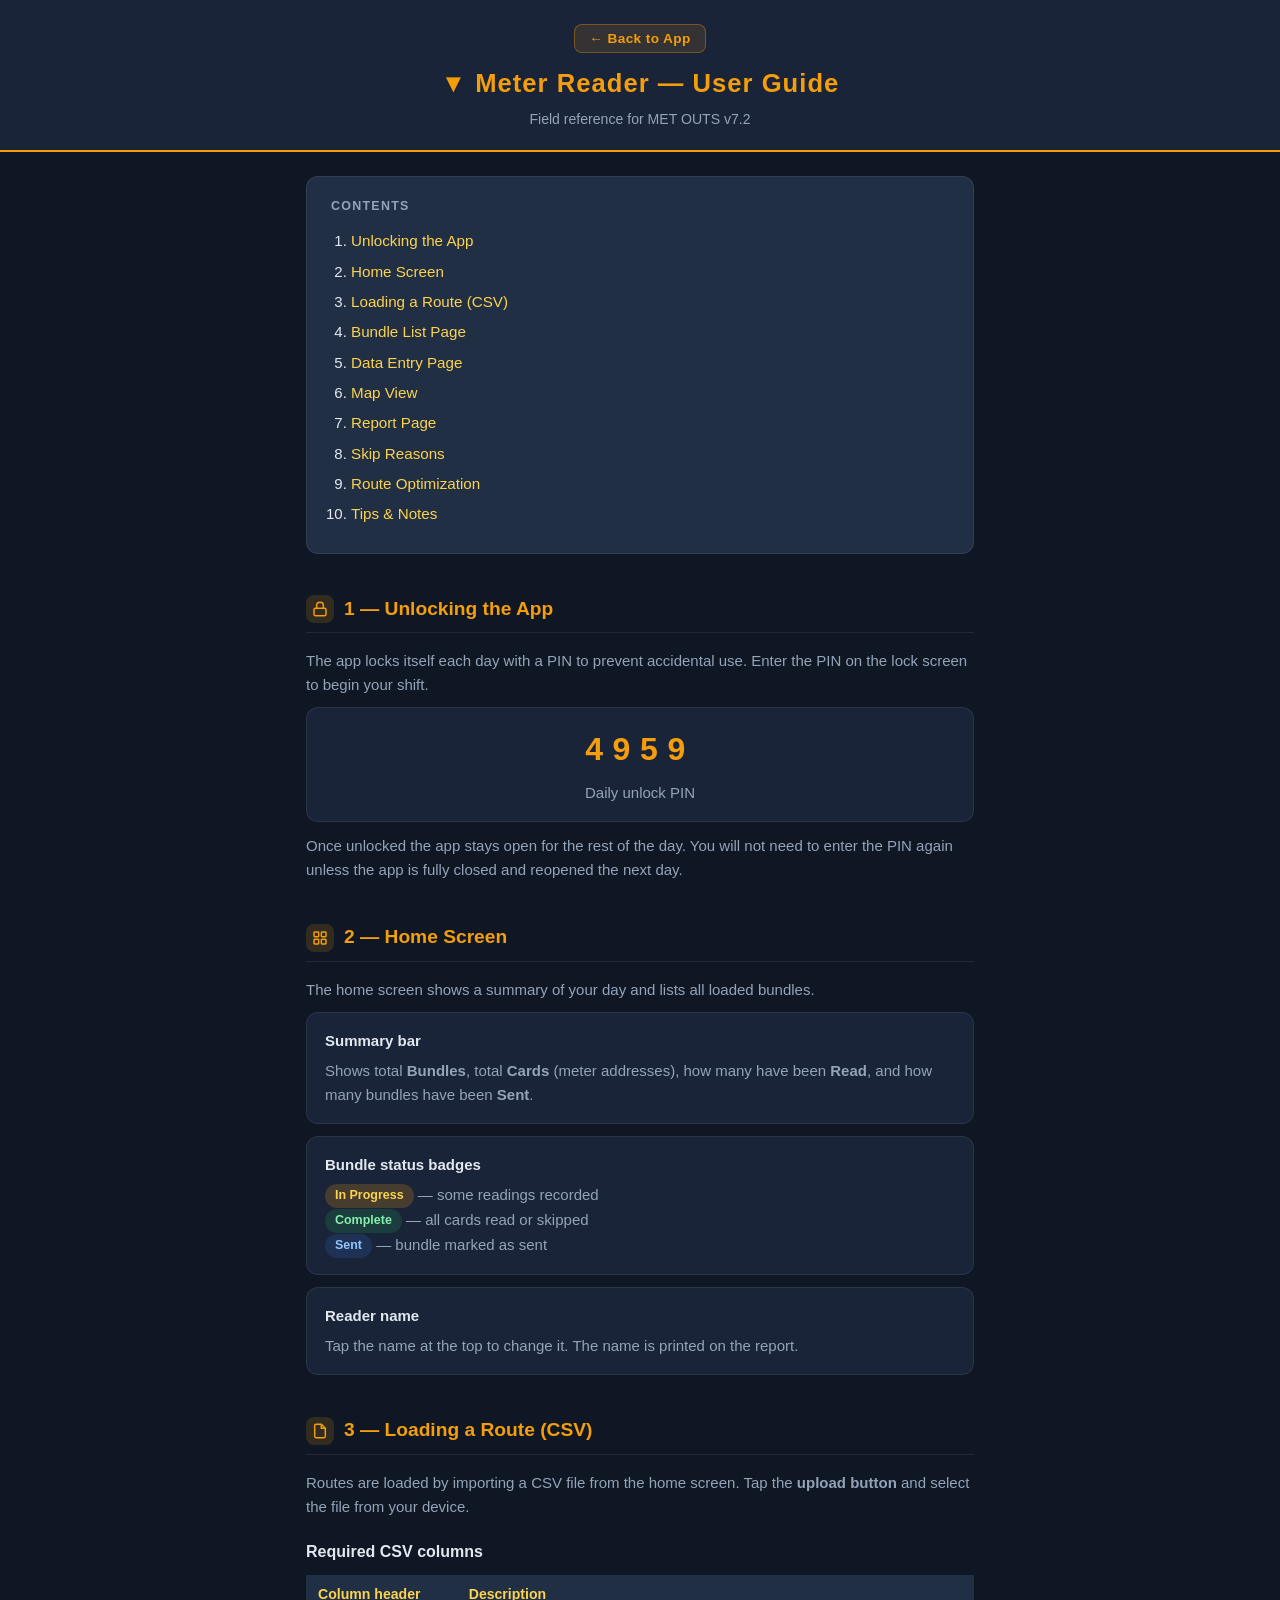
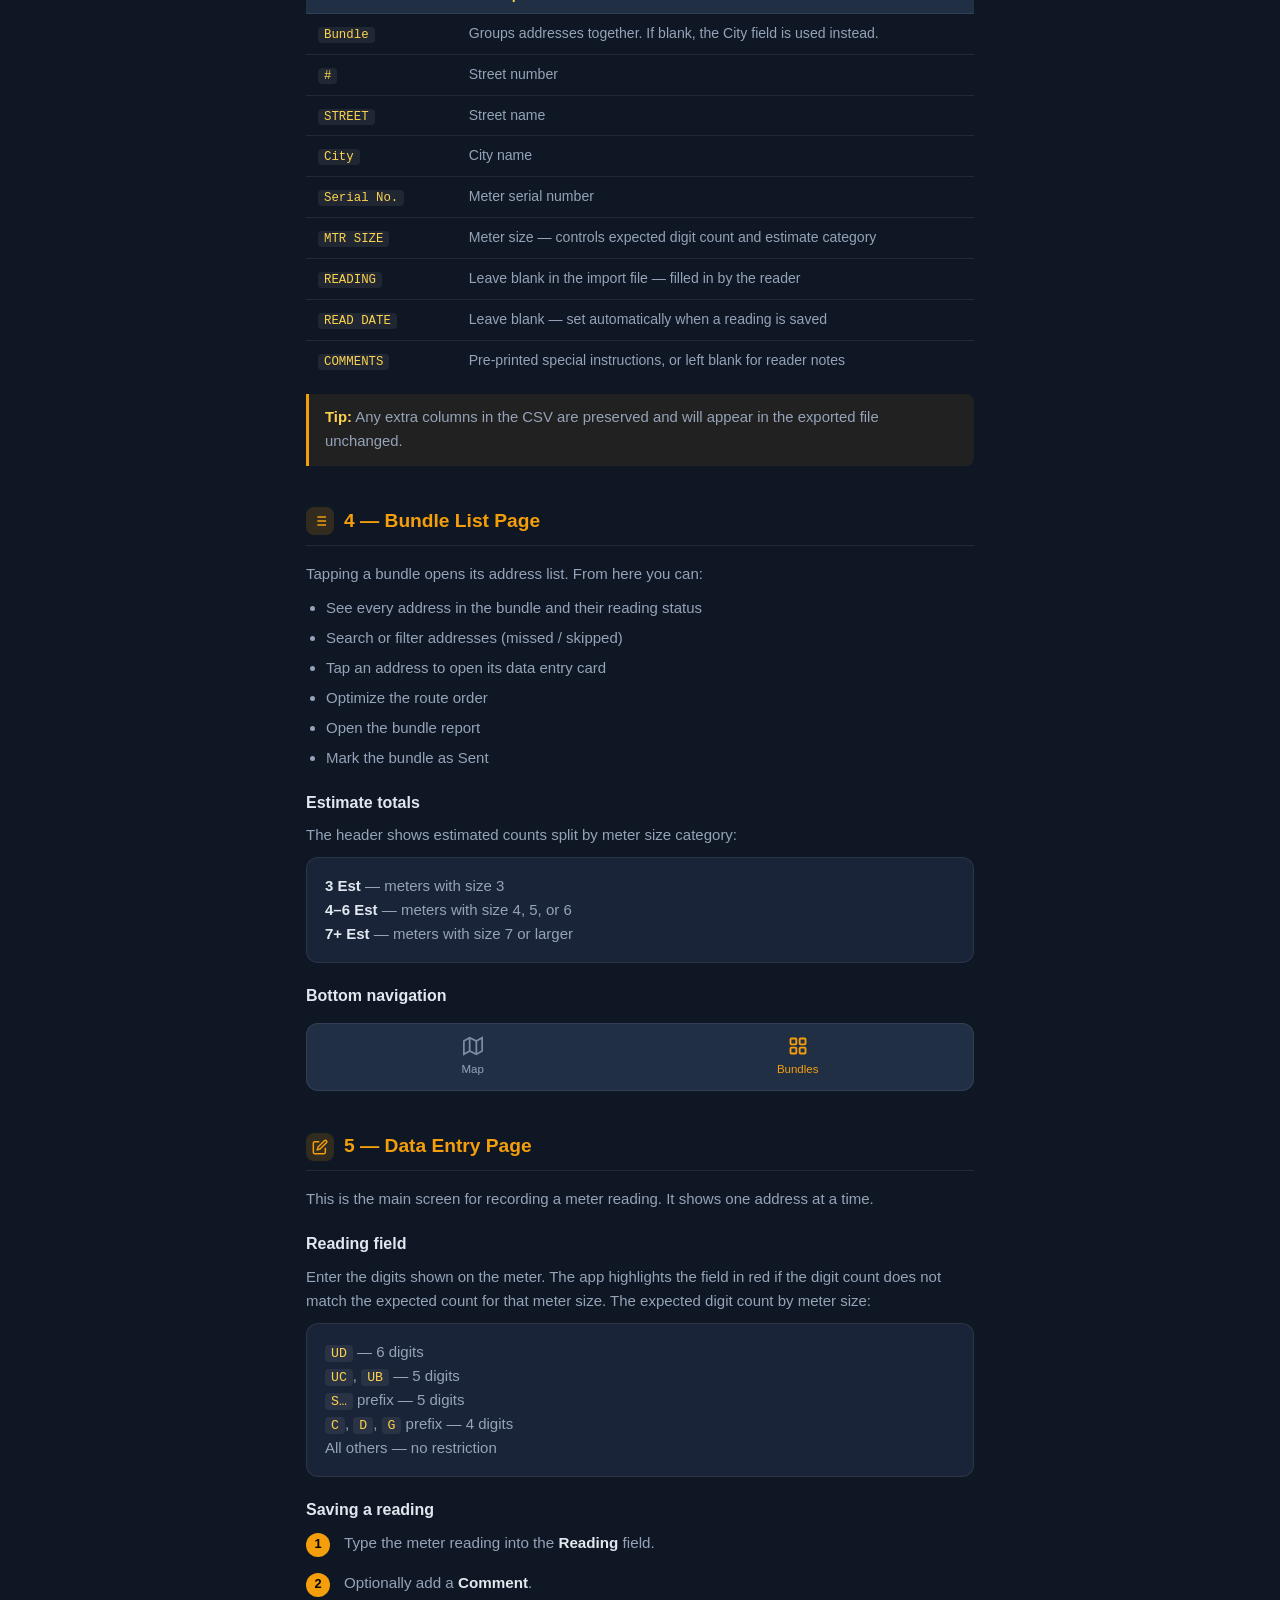
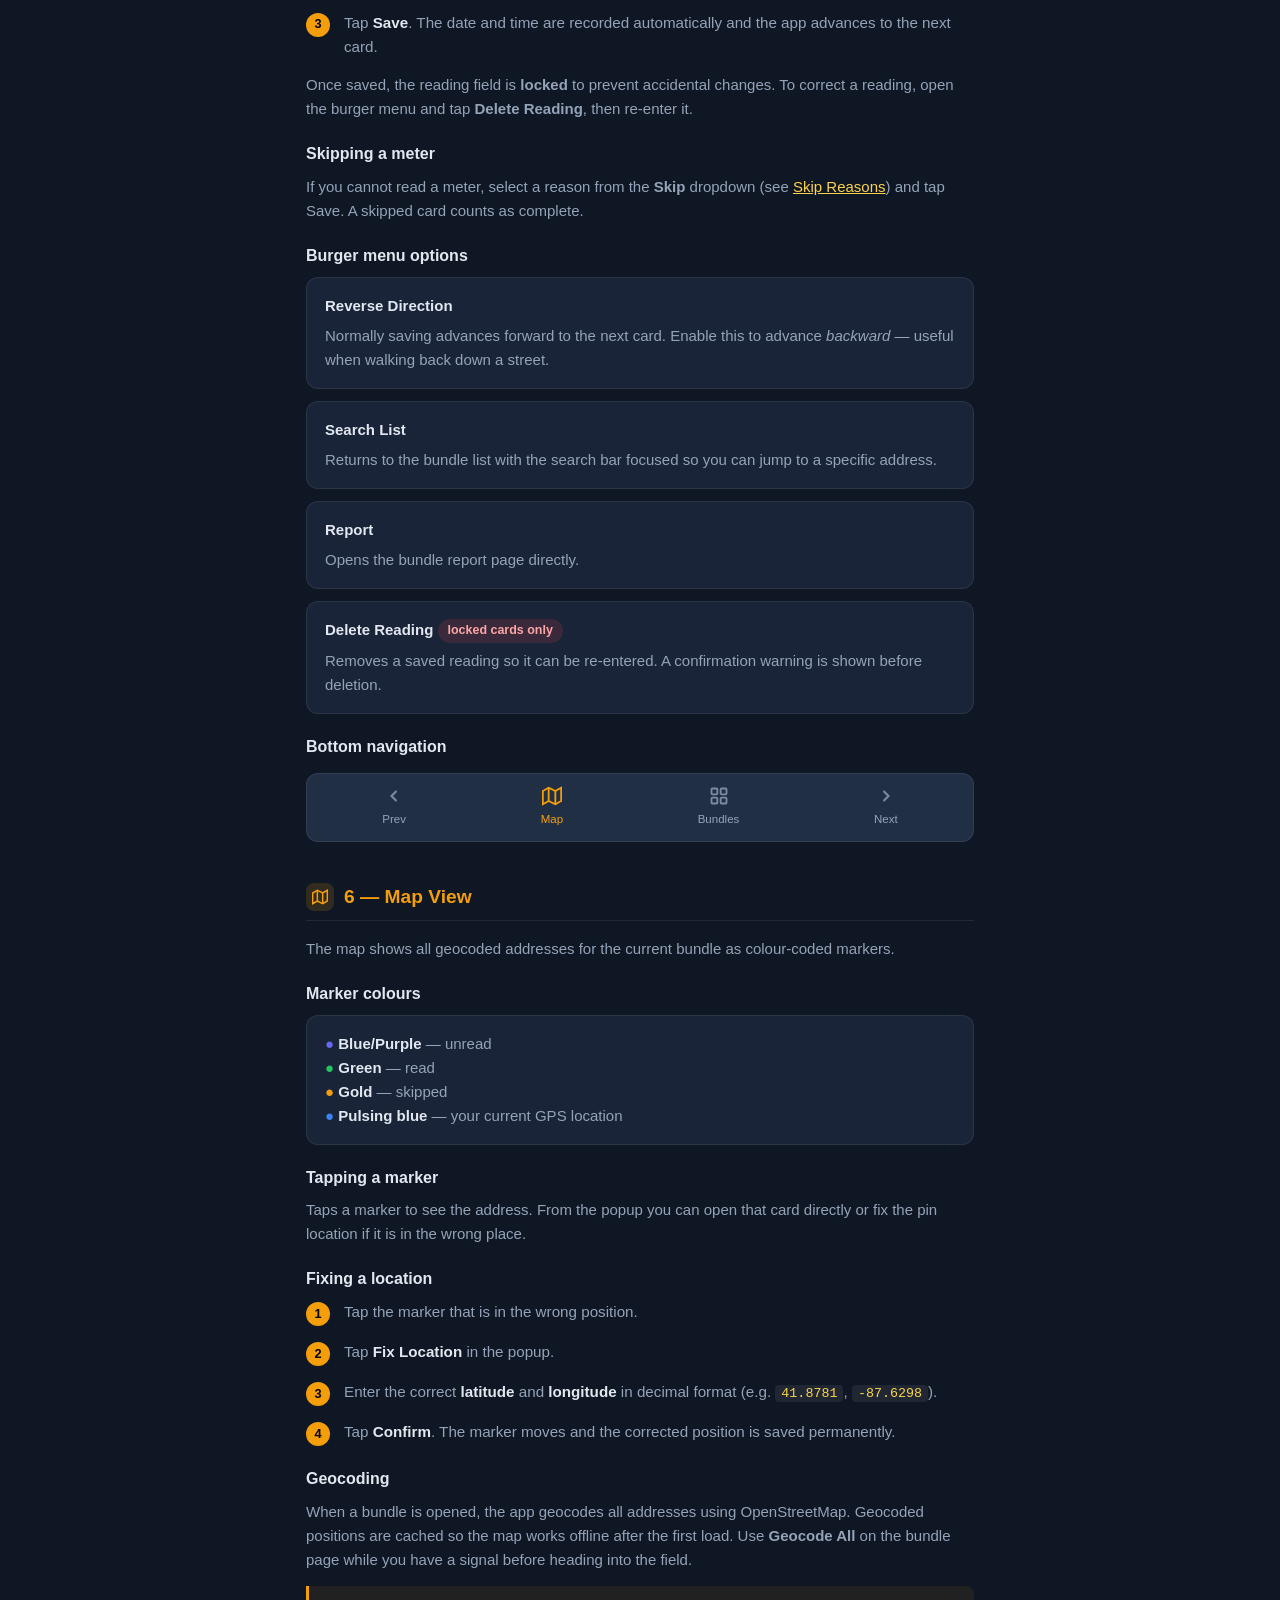
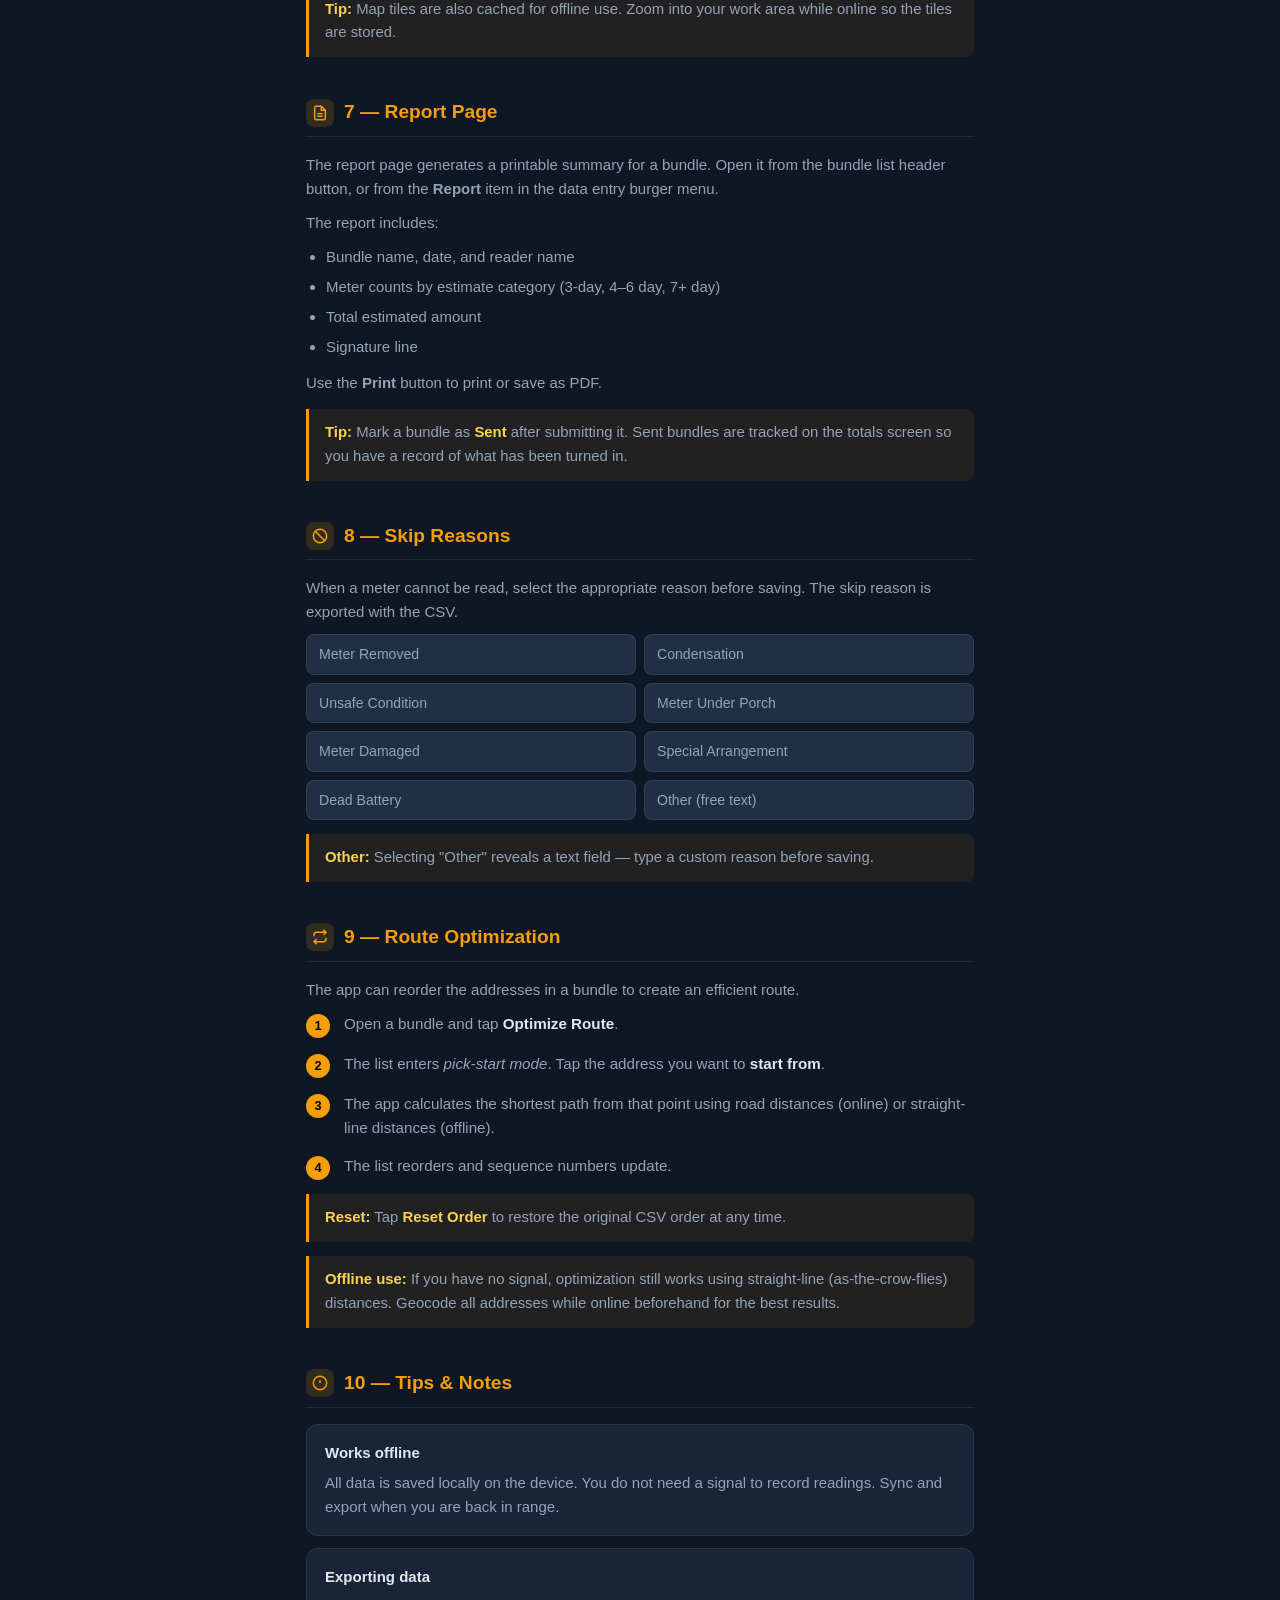
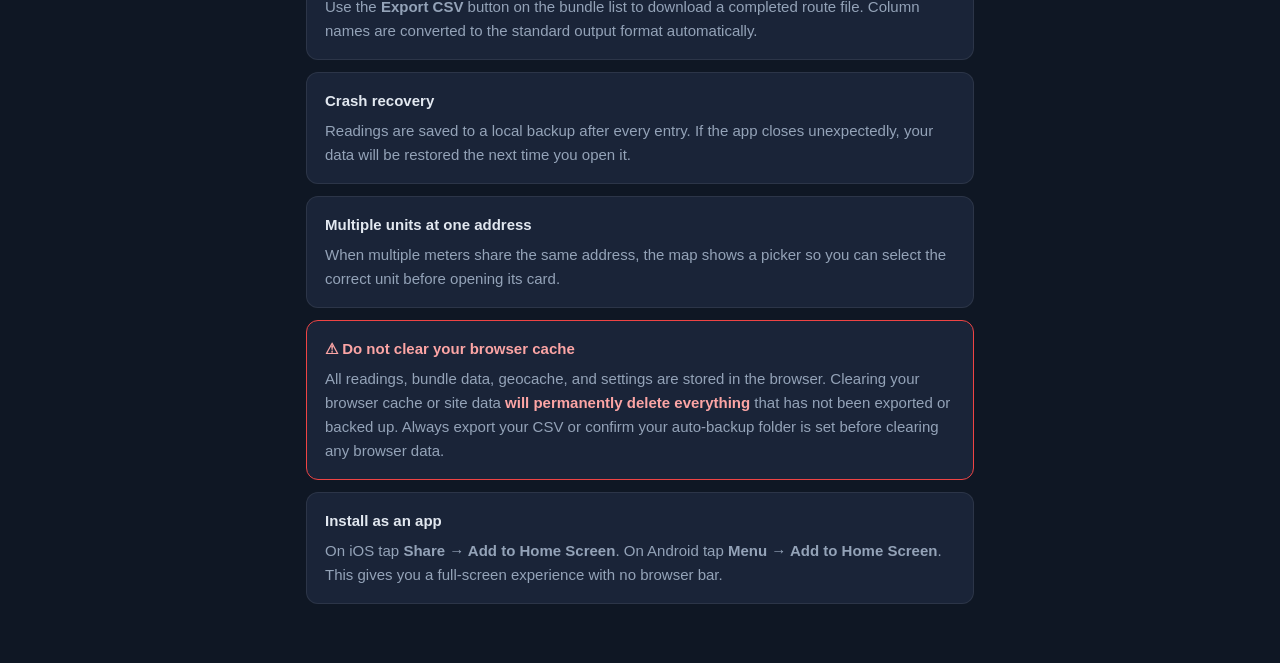
<file: guide.html>
<!DOCTYPE html>
<html lang="en">
<head>
  <meta charset="UTF-8"/>
  <meta name="viewport" content="width=device-width, initial-scale=1.0"/>
  <title>Meter Reader — User Guide</title>
  <style>
    :root {
      --bg: #0f1724;
      --surface: #1a2438;
      --surface2: #212f45;
      --border: rgba(255,255,255,0.08);
      --gold: #f59e0b;
      --gold-light: #fcd34d;
      --text: #e2e8f0;
      --sub: #94a3b8;
      --green: #22c55e;
      --red: #ef4444;
      --blue: #3b82f6;
    }

    * { box-sizing: border-box; margin: 0; padding: 0; }

    body {
      background: var(--bg);
      color: var(--text);
      font-family: -apple-system, BlinkMacSystemFont, 'Segoe UI', sans-serif;
      font-size: 15px;
      line-height: 1.6;
    }

    /* ── Header ── */
    .site-header {
      background: var(--surface);
      border-bottom: 2px solid var(--gold);
      padding: 24px 20px 20px;
      text-align: center;
      position: sticky;
      top: 0;
      z-index: 50;
    }
    .site-header h1 {
      font-size: 1.6rem;
      font-weight: 700;
      color: var(--gold);
      letter-spacing: 0.04em;
    }
    .site-header p {
      color: var(--sub);
      font-size: 0.88rem;
      margin-top: 4px;
    }
    .back-btn {
      display: inline-flex;
      align-items: center;
      gap: 6px;
      margin-bottom: 10px;
      padding: 6px 14px;
      background: rgba(245,158,11,0.12);
      border: 1px solid rgba(245,158,11,0.35);
      border-radius: 8px;
      color: var(--gold);
      font-size: 0.85rem;
      font-weight: 600;
      text-decoration: none;
      cursor: pointer;
      letter-spacing: 0.03em;
    }
    .back-btn:hover { background: rgba(245,158,11,0.22); }

    /* ── TOC ── */
    .toc {
      background: var(--surface2);
      border: 1px solid var(--border);
      border-radius: 12px;
      padding: 20px 24px;
      margin: 24px auto;
      max-width: 700px;
    }
    .toc h2 {
      font-size: 0.78rem;
      text-transform: uppercase;
      letter-spacing: 0.1em;
      color: var(--sub);
      margin-bottom: 12px;
    }
    .toc ol {
      padding-left: 20px;
    }
    .toc li {
      margin: 6px 0;
    }
    .toc a {
      color: var(--gold-light);
      text-decoration: none;
      font-size: 0.95rem;
    }
    .toc a:hover { text-decoration: underline; }

    /* ── Main layout ── */
    main {
      max-width: 700px;
      margin: 0 auto;
      padding: 0 16px 60px;
    }

    /* ── Sections ── */
    section {
      margin-top: 40px;
    }
    section h2 {
      font-size: 1.2rem;
      font-weight: 700;
      color: var(--gold);
      border-bottom: 1px solid var(--border);
      padding-bottom: 8px;
      margin-bottom: 16px;
      display: flex;
      align-items: center;
      gap: 10px;
    }
    section h2 .icon {
      width: 28px;
      height: 28px;
      background: rgba(245,158,11,0.15);
      border-radius: 8px;
      display: flex;
      align-items: center;
      justify-content: center;
      flex-shrink: 0;
    }
    section h3 {
      font-size: 1rem;
      font-weight: 600;
      color: var(--text);
      margin: 20px 0 8px;
    }
    section p {
      color: var(--sub);
      margin-bottom: 10px;
    }

    /* ── Cards ── */
    .card {
      background: var(--surface);
      border: 1px solid var(--border);
      border-radius: 12px;
      padding: 16px 18px;
      margin-bottom: 12px;
    }
    .card-title {
      font-weight: 600;
      color: var(--text);
      margin-bottom: 6px;
    }
    .card p { margin-bottom: 0; }

    /* ── Steps ── */
    .steps {
      counter-reset: step;
      list-style: none;
      padding: 0;
    }
    .steps li {
      counter-increment: step;
      display: flex;
      gap: 14px;
      margin-bottom: 14px;
      align-items: flex-start;
    }
    .steps li::before {
      content: counter(step);
      background: var(--gold);
      color: #000;
      font-weight: 700;
      font-size: 0.8rem;
      min-width: 24px;
      height: 24px;
      border-radius: 50%;
      display: flex;
      align-items: center;
      justify-content: center;
      margin-top: 2px;
      flex-shrink: 0;
    }
    .steps li span {
      color: var(--sub);
      font-size: 0.95rem;
    }
    .steps li strong { color: var(--text); }

    /* ── Tips ── */
    .tip {
      background: rgba(245,158,11,0.08);
      border-left: 3px solid var(--gold);
      border-radius: 0 8px 8px 0;
      padding: 12px 16px;
      margin: 14px 0;
      color: var(--sub);
      font-size: 0.93rem;
    }
    .tip strong { color: var(--gold-light); }

    /* ── Badges ── */
    .badge {
      display: inline-block;
      padding: 2px 10px;
      border-radius: 20px;
      font-size: 0.78rem;
      font-weight: 600;
      vertical-align: middle;
    }
    .badge-gold  { background: rgba(245,158,11,0.2); color: var(--gold-light); }
    .badge-green { background: rgba(34,197,94,0.15); color: #86efac; }
    .badge-blue  { background: rgba(59,130,246,0.15); color: #93c5fd; }
    .badge-red   { background: rgba(239,68,68,0.15); color: #fca5a5; }

    /* ── Skip reason list ── */
    .skip-list {
      list-style: none;
      padding: 0;
      display: grid;
      grid-template-columns: 1fr 1fr;
      gap: 8px;
    }
    .skip-list li {
      background: var(--surface2);
      border: 1px solid var(--border);
      border-radius: 8px;
      padding: 8px 12px;
      font-size: 0.88rem;
      color: var(--sub);
    }

    /* ── CSV table ── */
    .csv-table {
      width: 100%;
      border-collapse: collapse;
      font-size: 0.88rem;
      margin-top: 10px;
    }
    .csv-table th {
      background: var(--surface2);
      color: var(--gold-light);
      text-align: left;
      padding: 8px 12px;
      border-bottom: 1px solid var(--border);
      font-weight: 600;
    }
    .csv-table td {
      padding: 8px 12px;
      border-bottom: 1px solid var(--border);
      color: var(--sub);
      vertical-align: top;
    }
    .csv-table tr:last-child td { border-bottom: none; }
    code {
      background: rgba(255,255,255,0.07);
      border-radius: 4px;
      padding: 1px 6px;
      font-family: monospace;
      font-size: 0.88em;
      color: var(--gold-light);
    }

    /* ── Nav bar reference ── */
    .nav-bar {
      background: var(--surface2);
      border: 1px solid var(--border);
      border-radius: 12px;
      display: flex;
      justify-content: space-around;
      padding: 12px 8px;
      margin: 14px 0;
    }
    .nav-item {
      display: flex;
      flex-direction: column;
      align-items: center;
      gap: 4px;
      font-size: 0.72rem;
      color: var(--sub);
    }
    .nav-item.active { color: var(--gold); }
    .nav-item svg { opacity: 0.8; }
    .nav-item.active svg { opacity: 1; }

    @media (max-width: 480px) {
      .skip-list { grid-template-columns: 1fr; }
      .site-header h1 { font-size: 1.3rem; }
    }
  </style>
</head>
<body>

<header class="site-header">
  <button class="back-btn" onclick="window.close(); setTimeout(function(){ window.location.href='index.html'; }, 200);">&#8592; Back to App</button>
  <h1>&#9660; Meter Reader — User Guide</h1>
  <p>Field reference for MET OUTS v7.2</p>
</header>

<main>

  <!-- TOC -->
  <nav class="toc">
    <h2>Contents</h2>
    <ol>
      <li><a href="#unlock">Unlocking the App</a></li>
      <li><a href="#home">Home Screen</a></li>
      <li><a href="#csv">Loading a Route (CSV)</a></li>
      <li><a href="#bundle">Bundle List Page</a></li>
      <li><a href="#card">Data Entry Page</a></li>
      <li><a href="#map">Map View</a></li>
      <li><a href="#report">Report Page</a></li>
      <li><a href="#skip">Skip Reasons</a></li>
      <li><a href="#optimize">Route Optimization</a></li>
      <li><a href="#tips">Tips &amp; Notes</a></li>
    </ol>
  </nav>


  <!-- 1. Unlock -->
  <section id="unlock">
    <h2>
      <span class="icon">
        <svg width="16" height="16" viewBox="0 0 24 24" fill="none" stroke="#f59e0b" stroke-width="2.2">
          <rect x="3" y="11" width="18" height="11" rx="2"/><path d="M7 11V7a5 5 0 0 1 10 0v4"/>
        </svg>
      </span>
      1 — Unlocking the App
    </h2>
    <p>The app locks itself each day with a PIN to prevent accidental use. Enter the PIN on the lock screen to begin your shift.</p>
    <div class="card" style="text-align:center;">
      <div class="card-title" style="font-size:2rem; letter-spacing:0.3em; color:var(--gold);">4959</div>
      <p style="margin-top:4px;">Daily unlock PIN</p>
    </div>
    <p>Once unlocked the app stays open for the rest of the day. You will not need to enter the PIN again unless the app is fully closed and reopened the next day.</p>
  </section>


  <!-- 2. Home -->
  <section id="home">
    <h2>
      <span class="icon">
        <svg width="16" height="16" viewBox="0 0 24 24" fill="none" stroke="#f59e0b" stroke-width="2.2">
          <rect x="3" y="3" width="7" height="7" rx="1"/><rect x="14" y="3" width="7" height="7" rx="1"/>
          <rect x="3" y="14" width="7" height="7" rx="1"/><rect x="14" y="14" width="7" height="7" rx="1"/>
        </svg>
      </span>
      2 — Home Screen
    </h2>
    <p>The home screen shows a summary of your day and lists all loaded bundles.</p>
    <div class="card">
      <div class="card-title">Summary bar</div>
      <p>Shows total <strong>Bundles</strong>, total <strong>Cards</strong> (meter addresses), how many have been <strong>Read</strong>, and how many bundles have been <strong>Sent</strong>.</p>
    </div>
    <div class="card">
      <div class="card-title">Bundle status badges</div>
      <p>
        <span class="badge badge-gold">In Progress</span> — some readings recorded<br>
        <span class="badge badge-green">Complete</span> — all cards read or skipped<br>
        <span class="badge badge-blue">Sent</span> — bundle marked as sent
      </p>
    </div>
    <div class="card">
      <div class="card-title">Reader name</div>
      <p>Tap the name at the top to change it. The name is printed on the report.</p>
    </div>
  </section>


  <!-- 3. CSV -->
  <section id="csv">
    <h2>
      <span class="icon">
        <svg width="16" height="16" viewBox="0 0 24 24" fill="none" stroke="#f59e0b" stroke-width="2.2">
          <path d="M14 2H6a2 2 0 0 0-2 2v16a2 2 0 0 0 2 2h12a2 2 0 0 0 2-2V8z"/><polyline points="14 2 14 8 20 8"/>
        </svg>
      </span>
      3 — Loading a Route (CSV)
    </h2>
    <p>Routes are loaded by importing a CSV file from the home screen. Tap the <strong>upload button</strong> and select the file from your device.</p>

    <h3>Required CSV columns</h3>
    <table class="csv-table">
      <thead>
        <tr><th>Column header</th><th>Description</th></tr>
      </thead>
      <tbody>
        <tr><td><code>Bundle</code></td><td>Groups addresses together. If blank, the City field is used instead.</td></tr>
        <tr><td><code>#</code></td><td>Street number</td></tr>
        <tr><td><code>STREET</code></td><td>Street name</td></tr>
        <tr><td><code>City</code></td><td>City name</td></tr>
        <tr><td><code>Serial No.</code></td><td>Meter serial number</td></tr>
        <tr><td><code>MTR SIZE</code></td><td>Meter size — controls expected digit count and estimate category</td></tr>
        <tr><td><code>READING</code></td><td>Leave blank in the import file — filled in by the reader</td></tr>
        <tr><td><code>READ DATE</code></td><td>Leave blank — set automatically when a reading is saved</td></tr>
        <tr><td><code>COMMENTS</code></td><td>Pre-printed special instructions, or left blank for reader notes</td></tr>
      </tbody>
    </table>

    <div class="tip">
      <strong>Tip:</strong> Any extra columns in the CSV are preserved and will appear in the exported file unchanged.
    </div>
  </section>


  <!-- 4. Bundle List -->
  <section id="bundle">
    <h2>
      <span class="icon">
        <svg width="16" height="16" viewBox="0 0 24 24" fill="none" stroke="#f59e0b" stroke-width="2.2">
          <line x1="8" y1="6" x2="21" y2="6"/><line x1="8" y1="12" x2="21" y2="12"/>
          <line x1="8" y1="18" x2="21" y2="18"/><line x1="3" y1="6" x2="3.01" y2="6"/>
          <line x1="3" y1="12" x2="3.01" y2="12"/><line x1="3" y1="18" x2="3.01" y2="18"/>
        </svg>
      </span>
      4 — Bundle List Page
    </h2>
    <p>Tapping a bundle opens its address list. From here you can:</p>
    <ul style="padding-left:20px; color:var(--sub); margin-bottom:12px;">
      <li style="margin-bottom:6px;">See every address in the bundle and their reading status</li>
      <li style="margin-bottom:6px;">Search or filter addresses (missed / skipped)</li>
      <li style="margin-bottom:6px;">Tap an address to open its data entry card</li>
      <li style="margin-bottom:6px;">Optimize the route order</li>
      <li style="margin-bottom:6px;">Open the bundle report</li>
      <li style="margin-bottom:6px;">Mark the bundle as Sent</li>
    </ul>

    <h3>Estimate totals</h3>
    <p>The header shows estimated counts split by meter size category:</p>
    <div class="card">
      <p>
        <strong style="color:var(--text);">3 Est</strong> — meters with size 3<br>
        <strong style="color:var(--text);">4–6 Est</strong> — meters with size 4, 5, or 6<br>
        <strong style="color:var(--text);">7+ Est</strong> — meters with size 7 or larger
      </p>
    </div>

    <h3>Bottom navigation</h3>
    <div class="nav-bar">
      <div class="nav-item">
        <svg width="20" height="20" viewBox="0 0 24 24" fill="none" stroke="currentColor" stroke-width="2.2">
          <polygon points="1 6 1 22 8 18 16 22 23 18 23 2 16 6 8 2 1 6"/>
          <line x1="8" y1="2" x2="8" y2="18"/><line x1="16" y1="6" x2="16" y2="22"/>
        </svg>
        Map
      </div>
      <div class="nav-item active">
        <svg width="20" height="20" viewBox="0 0 24 24" fill="none" stroke="currentColor" stroke-width="2.2">
          <rect x="3" y="3" width="7" height="7" rx="1"/><rect x="14" y="3" width="7" height="7" rx="1"/>
          <rect x="3" y="14" width="7" height="7" rx="1"/><rect x="14" y="14" width="7" height="7" rx="1"/>
        </svg>
        Bundles
      </div>
    </div>
  </section>


  <!-- 5. Card / Data Entry -->
  <section id="card">
    <h2>
      <span class="icon">
        <svg width="16" height="16" viewBox="0 0 24 24" fill="none" stroke="#f59e0b" stroke-width="2.2">
          <path d="M11 4H4a2 2 0 0 0-2 2v14a2 2 0 0 0 2 2h14a2 2 0 0 0 2-2v-7"/>
          <path d="M18.5 2.5a2.121 2.121 0 0 1 3 3L12 15l-4 1 1-4 9.5-9.5z"/>
        </svg>
      </span>
      5 — Data Entry Page
    </h2>
    <p>This is the main screen for recording a meter reading. It shows one address at a time.</p>

    <h3>Reading field</h3>
    <p>Enter the digits shown on the meter. The app highlights the field in red if the digit count does not match the expected count for that meter size. The expected digit count by meter size:</p>
    <div class="card">
      <p>
        <code>UD</code> — 6 digits<br>
        <code>UC</code>, <code>UB</code> — 5 digits<br>
        <code>S…</code> prefix — 5 digits<br>
        <code>C</code>, <code>D</code>, <code>G</code> prefix — 4 digits<br>
        All others — no restriction
      </p>
    </div>

    <h3>Saving a reading</h3>
    <ol class="steps">
      <li><span>Type the meter reading into the <strong>Reading</strong> field.</span></li>
      <li><span>Optionally add a <strong>Comment</strong>.</span></li>
      <li><span>Tap <strong>Save</strong>. The date and time are recorded automatically and the app advances to the next card.</span></li>
    </ol>
    <p>Once saved, the reading field is <strong>locked</strong> to prevent accidental changes. To correct a reading, open the burger menu and tap <strong>Delete Reading</strong>, then re-enter it.</p>

    <h3>Skipping a meter</h3>
    <p>If you cannot read a meter, select a reason from the <strong>Skip</strong> dropdown (see <a href="#skip" style="color:var(--gold-light);">Skip Reasons</a>) and tap Save. A skipped card counts as complete.</p>

    <h3>Burger menu options</h3>
    <div class="card">
      <div class="card-title">Reverse Direction</div>
      <p>Normally saving advances forward to the next card. Enable this to advance <em>backward</em> — useful when walking back down a street.</p>
    </div>
    <div class="card">
      <div class="card-title">Search List</div>
      <p>Returns to the bundle list with the search bar focused so you can jump to a specific address.</p>
    </div>
    <div class="card">
      <div class="card-title">Report</div>
      <p>Opens the bundle report page directly.</p>
    </div>
    <div class="card">
      <div class="card-title">Delete Reading <span class="badge badge-red">locked cards only</span></div>
      <p>Removes a saved reading so it can be re-entered. A confirmation warning is shown before deletion.</p>
    </div>

    <h3>Bottom navigation</h3>
    <div class="nav-bar">
      <div class="nav-item">
        <svg width="20" height="20" viewBox="0 0 24 24" fill="none" stroke="currentColor" stroke-width="2.5">
          <polyline points="15 18 9 12 15 6"/>
        </svg>
        Prev
      </div>
      <div class="nav-item active">
        <svg width="20" height="20" viewBox="0 0 24 24" fill="none" stroke="currentColor" stroke-width="2.2">
          <polygon points="1 6 1 22 8 18 16 22 23 18 23 2 16 6 8 2 1 6"/>
          <line x1="8" y1="2" x2="8" y2="18"/><line x1="16" y1="6" x2="16" y2="22"/>
        </svg>
        Map
      </div>
      <div class="nav-item">
        <svg width="20" height="20" viewBox="0 0 24 24" fill="none" stroke="currentColor" stroke-width="2.2">
          <rect x="3" y="3" width="7" height="7" rx="1"/><rect x="14" y="3" width="7" height="7" rx="1"/>
          <rect x="3" y="14" width="7" height="7" rx="1"/><rect x="14" y="14" width="7" height="7" rx="1"/>
        </svg>
        Bundles
      </div>
      <div class="nav-item">
        <svg width="20" height="20" viewBox="0 0 24 24" fill="none" stroke="currentColor" stroke-width="2.5">
          <polyline points="9 18 15 12 9 6"/>
        </svg>
        Next
      </div>
    </div>
  </section>


  <!-- 6. Map -->
  <section id="map">
    <h2>
      <span class="icon">
        <svg width="16" height="16" viewBox="0 0 24 24" fill="none" stroke="#f59e0b" stroke-width="2.2">
          <polygon points="1 6 1 22 8 18 16 22 23 18 23 2 16 6 8 2 1 6"/>
          <line x1="8" y1="2" x2="8" y2="18"/><line x1="16" y1="6" x2="16" y2="22"/>
        </svg>
      </span>
      6 — Map View
    </h2>
    <p>The map shows all geocoded addresses for the current bundle as colour-coded markers.</p>

    <h3>Marker colours</h3>
    <div class="card">
      <p>
        <span style="color:#6366f1;">&#9679;</span> <strong style="color:var(--text);">Blue/Purple</strong> — unread<br>
        <span style="color:#22c55e;">&#9679;</span> <strong style="color:var(--text);">Green</strong> — read<br>
        <span style="color:#f59e0b;">&#9679;</span> <strong style="color:var(--text);">Gold</strong> — skipped<br>
        <span style="color:#3b82f6;">&#9679;</span> <strong style="color:var(--text);">Pulsing blue</strong> — your current GPS location
      </p>
    </div>

    <h3>Tapping a marker</h3>
    <p>Taps a marker to see the address. From the popup you can open that card directly or fix the pin location if it is in the wrong place.</p>

    <h3>Fixing a location</h3>
    <ol class="steps">
      <li><span>Tap the marker that is in the wrong position.</span></li>
      <li><span>Tap <strong>Fix Location</strong> in the popup.</span></li>
      <li><span>Enter the correct <strong>latitude</strong> and <strong>longitude</strong> in decimal format (e.g. <code>41.8781</code>, <code>-87.6298</code>).</span></li>
      <li><span>Tap <strong>Confirm</strong>. The marker moves and the corrected position is saved permanently.</span></li>
    </ol>

    <h3>Geocoding</h3>
    <p>When a bundle is opened, the app geocodes all addresses using OpenStreetMap. Geocoded positions are cached so the map works offline after the first load. Use <strong>Geocode All</strong> on the bundle page while you have a signal before heading into the field.</p>

    <div class="tip">
      <strong>Tip:</strong> Map tiles are also cached for offline use. Zoom into your work area while online so the tiles are stored.
    </div>
  </section>


  <!-- 7. Report -->
  <section id="report">
    <h2>
      <span class="icon">
        <svg width="16" height="16" viewBox="0 0 24 24" fill="none" stroke="#f59e0b" stroke-width="2.2">
          <path d="M14 2H6a2 2 0 0 0-2 2v16a2 2 0 0 0 2 2h12a2 2 0 0 0 2-2V8z"/>
          <polyline points="14 2 14 8 20 8"/>
          <line x1="16" y1="13" x2="8" y2="13"/><line x1="16" y1="17" x2="8" y2="17"/>
        </svg>
      </span>
      7 — Report Page
    </h2>
    <p>The report page generates a printable summary for a bundle. Open it from the bundle list header button, or from the <strong>Report</strong> item in the data entry burger menu.</p>
    <p>The report includes:</p>
    <ul style="padding-left:20px; color:var(--sub); margin-bottom:12px;">
      <li style="margin-bottom:6px;">Bundle name, date, and reader name</li>
      <li style="margin-bottom:6px;">Meter counts by estimate category (3-day, 4–6 day, 7+ day)</li>
      <li style="margin-bottom:6px;">Total estimated amount</li>
      <li style="margin-bottom:6px;">Signature line</li>
    </ul>
    <p>Use the <strong>Print</strong> button to print or save as PDF.</p>
    <div class="tip">
      <strong>Tip:</strong> Mark a bundle as <strong>Sent</strong> after submitting it. Sent bundles are tracked on the totals screen so you have a record of what has been turned in.
    </div>
  </section>


  <!-- 8. Skip Reasons -->
  <section id="skip">
    <h2>
      <span class="icon">
        <svg width="16" height="16" viewBox="0 0 24 24" fill="none" stroke="#f59e0b" stroke-width="2.2">
          <circle cx="12" cy="12" r="10"/><line x1="4.93" y1="4.93" x2="19.07" y2="19.07"/>
        </svg>
      </span>
      8 — Skip Reasons
    </h2>
    <p>When a meter cannot be read, select the appropriate reason before saving. The skip reason is exported with the CSV.</p>
    <ul class="skip-list">
      <li>Meter Removed</li>
      <li>Condensation</li>
      <li>Unsafe Condition</li>
      <li>Meter Under Porch</li>
      <li>Meter Damaged</li>
      <li>Special Arrangement</li>
      <li>Dead Battery</li>
      <li>Other (free text)</li>
    </ul>
    <div class="tip">
      <strong>Other:</strong> Selecting "Other" reveals a text field — type a custom reason before saving.
    </div>
  </section>


  <!-- 9. Route Optimization -->
  <section id="optimize">
    <h2>
      <span class="icon">
        <svg width="16" height="16" viewBox="0 0 24 24" fill="none" stroke="#f59e0b" stroke-width="2.2">
          <polyline points="17 1 21 5 17 9"/>
          <path d="M3 11V9a4 4 0 0 1 4-4h14"/>
          <polyline points="7 23 3 19 7 15"/>
          <path d="M21 13v2a4 4 0 0 1-4 4H3"/>
        </svg>
      </span>
      9 — Route Optimization
    </h2>
    <p>The app can reorder the addresses in a bundle to create an efficient route.</p>
    <ol class="steps">
      <li><span>Open a bundle and tap <strong>Optimize Route</strong>.</span></li>
      <li><span>The list enters <em>pick-start mode</em>. Tap the address you want to <strong>start from</strong>.</span></li>
      <li><span>The app calculates the shortest path from that point using road distances (online) or straight-line distances (offline).</span></li>
      <li><span>The list reorders and sequence numbers update.</span></li>
    </ol>
    <div class="tip">
      <strong>Reset:</strong> Tap <strong>Reset Order</strong> to restore the original CSV order at any time.
    </div>
    <div class="tip">
      <strong>Offline use:</strong> If you have no signal, optimization still works using straight-line (as-the-crow-flies) distances. Geocode all addresses while online beforehand for the best results.
    </div>
  </section>


  <!-- 10. Tips -->
  <section id="tips">
    <h2>
      <span class="icon">
        <svg width="16" height="16" viewBox="0 0 24 24" fill="none" stroke="#f59e0b" stroke-width="2.2">
          <circle cx="12" cy="12" r="10"/>
          <line x1="12" y1="8" x2="12" y2="12"/><line x1="12" y1="16" x2="12.01" y2="16"/>
        </svg>
      </span>
      10 — Tips &amp; Notes
    </h2>

    <div class="card">
      <div class="card-title">Works offline</div>
      <p>All data is saved locally on the device. You do not need a signal to record readings. Sync and export when you are back in range.</p>
    </div>
    <div class="card">
      <div class="card-title">Exporting data</div>
      <p>Use the <strong>Export CSV</strong> button on the bundle list to download a completed route file. Column names are converted to the standard output format automatically.</p>
    </div>
    <div class="card">
      <div class="card-title">Crash recovery</div>
      <p>Readings are saved to a local backup after every entry. If the app closes unexpectedly, your data will be restored the next time you open it.</p>
    </div>
    <div class="card">
      <div class="card-title">Multiple units at one address</div>
      <p>When multiple meters share the same address, the map shows a picker so you can select the correct unit before opening its card.</p>
    </div>
    <div class="card" style="border-color: var(--red);">
      <div class="card-title" style="color:#fca5a5;">&#9888; Do not clear your browser cache</div>
      <p>All readings, bundle data, geocache, and settings are stored in the browser. Clearing your browser cache or site data <strong style="color:#fca5a5;">will permanently delete everything</strong> that has not been exported or backed up. Always export your CSV or confirm your auto-backup folder is set before clearing any browser data.</p>
    </div>

    <div class="card">
      <div class="card-title">Install as an app</div>
      <p>On iOS tap <strong>Share → Add to Home Screen</strong>. On Android tap <strong>Menu → Add to Home Screen</strong>. This gives you a full-screen experience with no browser bar.</p>
    </div>
  </section>

</main>

</body>
</html>
</file>
